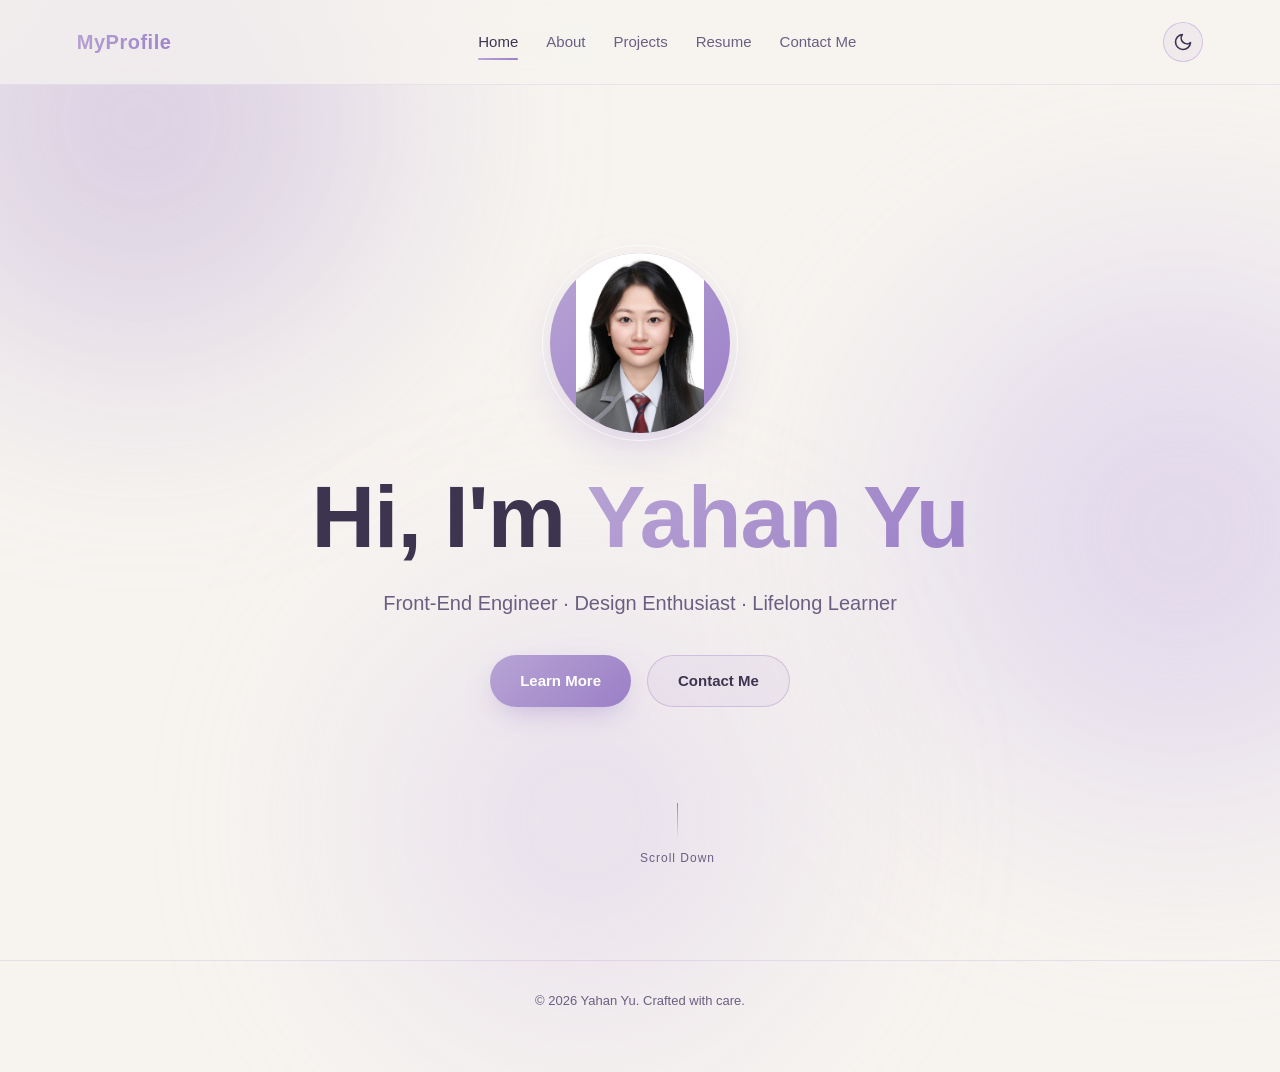
<file: index.html>
<!DOCTYPE html>
<html lang="en">
<head>
  <meta charset="UTF-8" />
  <meta name="viewport" content="width=device-width, initial-scale=1.0" />
  <meta name="description" content="Personal homepage - showcase of profile and skills" />
  <title>My Profile</title>
  <link rel="stylesheet" href="styles.css" />
  <script>
    // Apply theme before paint to avoid flash
    (function () {
      var saved = localStorage.getItem("theme");
      var prefersDark = window.matchMedia(
        "(prefers-color-scheme: dark)"
      ).matches;
      var theme =
        saved === "light" || saved === "dark"
          ? saved
          : prefersDark
          ? "dark"
          : "light";
      if (theme === "dark") {
        document.documentElement.setAttribute("data-theme", "dark");
      }
    })();
  </script>
</head>
<body>
  <!-- Background decorations -->
  <div class="bg-blob blob-1"></div>
  <div class="bg-blob blob-2"></div>
  <div class="bg-blob blob-3"></div>

  <!-- Top navigation -->
  <header class="nav">
    <div class="nav-logo">MyProfile</div>
    <nav class="nav-links">
      <a href="index.html" class="nav-link active">Home</a>
      <a href="about.html" class="nav-link">About</a>
      <a href="projects.html" class="nav-link">Projects</a>
      <a href="resume.html" class="nav-link">Resume</a>
      <a href="contact.html" class="nav-link">Contact Me</a>
    </nav>
    <button id="theme-toggle" class="theme-toggle" aria-label="Toggle dark mode" type="button">
      <svg class="icon-sun" viewBox="0 0 24 24" width="20" height="20" fill="none" stroke="currentColor" stroke-width="2" stroke-linecap="round" stroke-linejoin="round">
        <circle cx="12" cy="12" r="4"></circle>
        <path d="M12 2v2M12 20v2M4.93 4.93l1.41 1.41M17.66 17.66l1.41 1.41M2 12h2M20 12h2M4.93 19.07l1.41-1.41M17.66 6.34l1.41-1.41"></path>
      </svg>
      <svg class="icon-moon" viewBox="0 0 24 24" width="20" height="20" fill="none" stroke="currentColor" stroke-width="2" stroke-linecap="round" stroke-linejoin="round">
        <path d="M21 12.79A9 9 0 1 1 11.21 3 7 7 0 0 0 21 12.79z"></path>
      </svg>
    </button>
  </header>

  <!-- Hero / Home -->
  <section class="hero">
    <div class="hero-content">
      <div class="avatar">
        <img src="avatar.jpg" alt="Yahan Yu" class="avatar-img" />
      </div>
      <h1 class="hero-title">Hi, I'm <span class="gradient-text">Yahan Yu</span></h1>
      <p class="hero-subtitle">Front-End Engineer · Design Enthusiast · Lifelong Learner</p>
      <div class="hero-cta">
        <a href="about.html" class="btn btn-primary">Learn More</a>
        <a href="contact.html" class="btn btn-ghost">Contact Me</a>
      </div>
    </div>
    <div class="scroll-hint">
      <span></span>
      Scroll Down
    </div>
  </section>

  <!-- Footer -->
  <footer class="footer">
    <p>© 2026 Yahan Yu. Crafted with care.</p>
  </footer>

  <script src="script.js?v=3"></script>
</body>
</html>
</file>
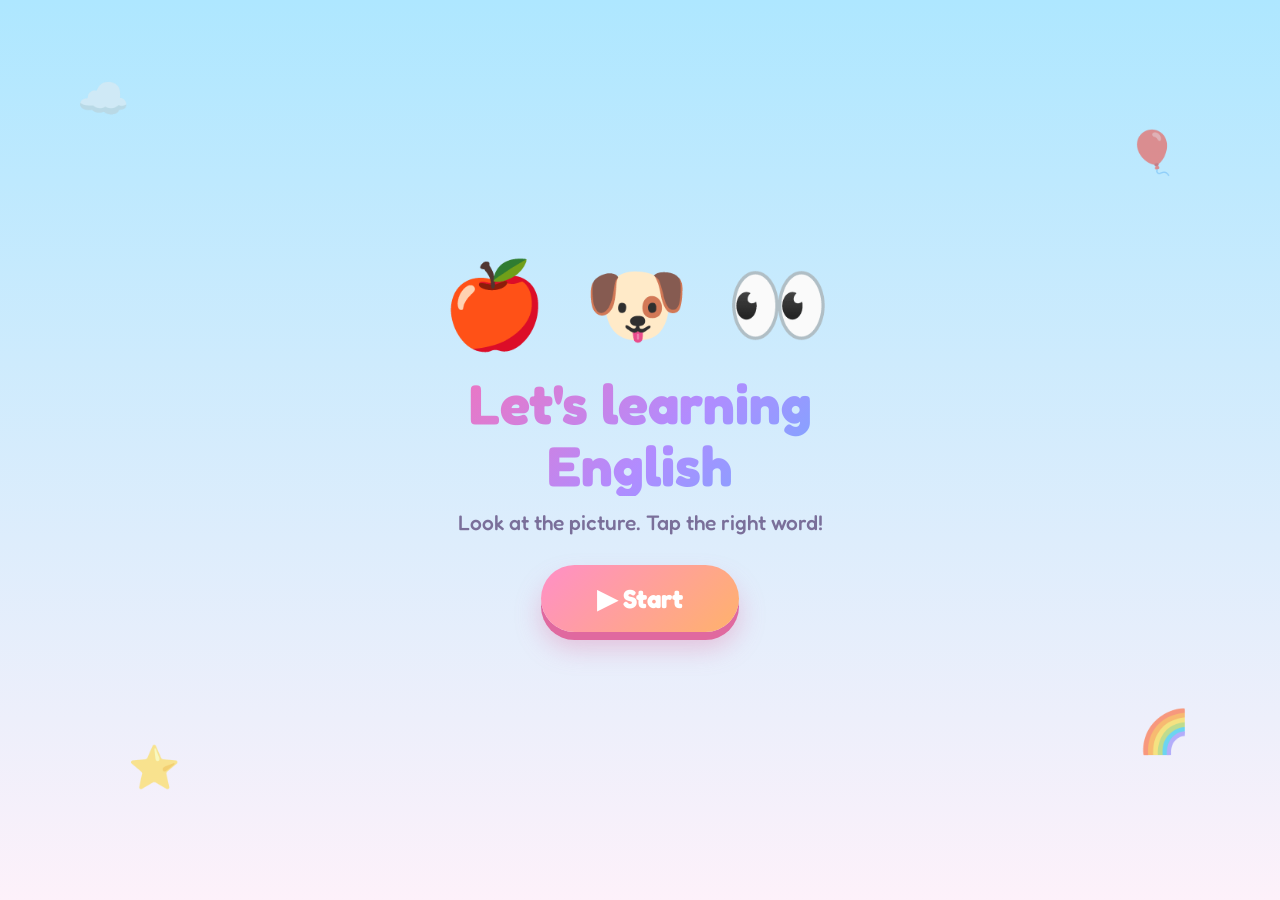
<file: english-app/index.html>
<!DOCTYPE html>
<html lang="en">
<head>
  <meta charset="UTF-8" />
  <meta name="viewport" content="width=device-width, initial-scale=1.0" />
  <title>Let's Learning English</title>
  <link rel="preconnect" href="https://fonts.googleapis.com" />
  <link href="https://fonts.googleapis.com/css2?family=Fredoka:wght@400;500;600;700&display=swap" rel="stylesheet" />
  <style>
    * { margin: 0; padding: 0; box-sizing: border-box; }

    :root {
      --ink: #4a3f6b;
      --pink: #ff8fc7;
      --orange: #ffb26b;
      --green: #3ecf7a;
      --red: #ff5d6c;
    }

    html, body { height: 100%; }

    body {
      font-family: "Fredoka", "Comic Sans MS", "Chalkboard SE", "Segoe UI", sans-serif;
      background: linear-gradient(180deg, #aee7ff 0%, #fdf1fa 100%);
      color: var(--ink);
      min-height: 100vh;
      display: flex;
      align-items: center;
      justify-content: center;
      overflow-x: hidden;
      position: relative;
    }

    /* Floating background decorations */
    .deco {
      position: fixed;
      font-size: 42px;
      opacity: 0.55;
      pointer-events: none;
      user-select: none;
      z-index: 0;
      animation: floaty 6s ease-in-out infinite;
    }
    @keyframes floaty {
      0%, 100% { transform: translateY(0) rotate(-6deg); }
      50%      { transform: translateY(-18px) rotate(6deg); }
    }

    /* Only ONE screen is visible at a time — .hidden wins over everything */
    .hidden { display: none !important; }

    .screen {
      position: relative;
      z-index: 1;
      width: 100%;
      max-width: 560px;
      padding: 32px 20px 48px;
      text-align: center;
      animation: pop-in 0.45s cubic-bezier(0.34, 1.56, 0.64, 1);
    }
    @keyframes pop-in {
      from { opacity: 0; transform: scale(0.85) translateY(24px); }
      to   { opacity: 1; transform: scale(1) translateY(0); }
    }

    .title {
      font-size: clamp(38px, 8vw, 56px);
      font-weight: 700;
      line-height: 1.1;
      background: linear-gradient(135deg, #ff6faf, #b18cff 55%, #5bb8ff);
      -webkit-background-clip: text;
      background-clip: text;
      color: transparent;
      margin-bottom: 14px;
    }

    .subtitle {
      font-size: clamp(17px, 3.5vw, 21px);
      font-weight: 500;
      color: #7a6f9a;
    }

    /* ---------- Big bouncy candy button ---------- */
    .btn-start {
      margin-top: 30px;
      font-family: inherit;
      font-size: 26px;
      font-weight: 700;
      color: #fff;
      background: linear-gradient(135deg, var(--pink), var(--orange));
      border: none;
      border-radius: 100px;
      padding: 18px 56px;
      cursor: pointer;
      box-shadow: 0 8px 0 #e0699f, 0 16px 26px rgba(224, 105, 159, 0.35);
      transition: transform 0.15s ease, box-shadow 0.15s ease;
      animation: bounce 1.8s ease-in-out infinite;
    }
    .btn-start:hover {
      animation: none;
      transform: translateY(-4px) scale(1.05);
    }
    .btn-start:active {
      animation: none;
      transform: translateY(4px);
      box-shadow: 0 3px 0 #e0699f, 0 8px 14px rgba(224, 105, 159, 0.3);
    }
    @keyframes bounce {
      0%, 100% { transform: translateY(0); }
      50%      { transform: translateY(-8px); }
    }

    /* ---------- Home ---------- */
    .home-mascot {
      font-size: clamp(56px, 12vw, 84px);
      letter-spacing: 8px;
      margin-bottom: 18px;
      animation: floaty 4s ease-in-out infinite;
    }

    /* ---------- Quiz ---------- */
    .quiz-card {
      background: #fff;
      border: 5px dashed var(--orange);
      border-radius: 30px;
      padding: 18px;
      display: inline-block;
      box-shadow: 0 14px 34px rgba(74, 63, 107, 0.15);
    }
    .quiz-img {
      display: block;
      width: min(300px, 68vw);
      aspect-ratio: 1 / 1;
      object-fit: cover;
      border-radius: 20px;
    }
    .quiz-prompt {
      margin-top: 20px;
      font-size: clamp(20px, 4.5vw, 26px);
      font-weight: 600;
    }

    .options {
      display: grid;
      grid-template-columns: 1fr 1fr;
      gap: 14px;
      margin-top: 22px;
    }
    @media (max-width: 420px) {
      .options { grid-template-columns: 1fr; }
    }

    .option-btn {
      display: flex;
      align-items: center;
      justify-content: center;
      gap: 8px;
      font-family: inherit;
      font-size: clamp(20px, 5vw, 25px);
      font-weight: 600;
      padding: 18px 12px;
      background: #fff;
      color: var(--ink);
      border: 4px solid var(--c, var(--pink));
      border-radius: 22px;
      cursor: pointer;
      box-shadow: 0 6px 0 rgba(74, 63, 107, 0.12);
      transition: transform 0.15s ease, background 0.2s ease, border-color 0.2s ease;
    }
    .option-btn:hover:not(:disabled) { transform: translateY(-3px) scale(1.03); }
    .option-btn:disabled { cursor: default; }

    .option-btn .mark {
      font-size: 1.1em;
      font-weight: 700;
      min-width: 1em;
    }

    .option-btn.correct {
      border-color: var(--green);
      background: #e6fbee;
      animation: cheer 0.5s ease;
    }
    .option-btn.correct .mark { color: var(--green); }

    .option-btn.wrong {
      border-color: var(--red);
      background: #ffecec;
      animation: shake 0.4s ease;
    }
    .option-btn.wrong .mark { color: var(--red); }

    @keyframes shake {
      0%, 100% { transform: translateX(0); }
      25%      { transform: translateX(-7px); }
      50%      { transform: translateX(7px); }
      75%      { transform: translateX(-4px); }
    }
    @keyframes cheer {
      0%   { transform: scale(1); }
      50%  { transform: scale(1.12) rotate(-2deg); }
      100% { transform: scale(1); }
    }

    /* ---------- Victory ---------- */
    .victory-trophy {
      font-size: clamp(72px, 16vw, 110px);
      animation: cheer 1.2s ease infinite;
    }
    .confetti {
      position: fixed;
      inset: 0;
      overflow: hidden;
      pointer-events: none;
      z-index: 2;
    }
    .confetti span {
      position: absolute;
      top: -12%;
      animation: confetti-fall linear forwards;
    }
    @keyframes confetti-fall {
      to { transform: translateY(125vh) rotate(380deg); }
    }
  </style>
</head>
<body>
  <!-- Floating decorations -->
  <span class="deco" style="top:8%;left:6%">☁️</span>
  <span class="deco" style="top:14%;right:8%;animation-delay:-2s">🎈</span>
  <span class="deco" style="bottom:12%;left:10%;animation-delay:-4s">⭐</span>
  <span class="deco" style="bottom:16%;right:7%;animation-delay:-1s">🌈</span>

  <!-- ============ HOME SCREEN ============ -->
  <section id="screen-home" class="screen">
    <div class="home-mascot">🍎 🐶 👀</div>
    <h1 class="title">Let's learning English</h1>
    <p class="subtitle">Look at the picture. Tap the right word!</p>
    <button id="start-btn" class="btn-start" type="button">▶ Start</button>
  </section>

  <!-- ============ QUIZ SCREEN ============ -->
  <section id="screen-quiz" class="screen hidden">
    <div class="quiz-card">
      <img id="quiz-img" class="quiz-img" src="1.jpg" alt="apple" />
    </div>
    <p class="quiz-prompt">What is this? 🤔</p>
    <div id="options" class="options"></div>
  </section>

  <!-- ============ VICTORY SCREEN (hidden until Q3 is answered correctly) ============ -->
  <section id="screen-victory" class="screen hidden">
    <div id="confetti" class="confetti" aria-hidden="true"></div>
    <div class="victory-trophy">🏆</div>
    <h1 class="title">Great Job!</h1>
    <p class="subtitle">You know all the words! 🌟</p>
    <button id="again-btn" class="btn-start" type="button">🔁 Play Again</button>
  </section>

  <script>
    // ============ Quiz data ============
    const QUESTIONS = [
      { img: "1.jpg", word: "apple", options: ["apple", "banana", "pear", "grape"] },
      { img: "2.jpg", word: "dog",   options: ["dog", "cat", "mouse", "bird"] },
      { img: "3.jpg", word: "eye",   options: ["eye", "hand", "foot", "nose"] },
    ];

    // Candy border colors cycled across the four option buttons
    const PALETTE = ["#ff8fc7", "#5bb8ff", "#ffc93d", "#b18cff"];

    let current = 0;

    const screens = {
      home: document.getElementById("screen-home"),
      quiz: document.getElementById("screen-quiz"),
      victory: document.getElementById("screen-victory"),
    };
    const imgEl = document.getElementById("quiz-img");
    const optionsEl = document.getElementById("options");

    // Show exactly one screen; hide all the others.
    function show(name) {
      for (const key in screens) {
        screens[key].classList.toggle("hidden", key !== name);
      }
    }

    function shuffle(arr) {
      for (let i = arr.length - 1; i > 0; i--) {
        const j = Math.floor(Math.random() * (i + 1));
        [arr[i], arr[j]] = [arr[j], arr[i]];
      }
      return arr;
    }

    function renderQuestion() {
      const q = QUESTIONS[current];
      imgEl.src = q.img;
      imgEl.alt = q.word;
      optionsEl.innerHTML = "";
      shuffle([...q.options]).forEach((word, i) => {
        const btn = document.createElement("button");
        btn.type = "button";
        btn.className = "option-btn";
        btn.style.setProperty("--c", PALETTE[i % PALETTE.length]);
        const w = document.createElement("span");
        w.textContent = word;
        const mark = document.createElement("span");
        mark.className = "mark";
        mark.setAttribute("aria-hidden", "true");
        btn.appendChild(w);
        btn.appendChild(mark);
        btn.addEventListener("click", () => pick(btn, word, q));
        optionsEl.appendChild(btn);
      });
    }

    // Wrong pick → red ✗ on that option, options stay on screen.
    // Correct pick → green ✓, then advance (or celebrate after Q3).
    function pick(btn, word, q) {
      const mark = btn.querySelector(".mark");
      if (word === q.word) {
        btn.classList.add("correct");
        mark.textContent = "✓";
        [...optionsEl.children].forEach((b) => (b.disabled = true));
        setTimeout(() => {
          current += 1;
          if (current < QUESTIONS.length) {
            renderQuestion();
          } else {
            show("victory");
            launchConfetti();
          }
        }, 900);
      } else {
        btn.classList.add("wrong");
        mark.textContent = "✗";
        btn.disabled = true;
      }
    }

    function launchConfetti() {
      const wrap = document.getElementById("confetti");
      wrap.innerHTML = "";
      const glyphs = ["🎉", "⭐", "🎊", "🎈", "🌟", "💛", "💜", "💙"];
      for (let i = 0; i < 30; i++) {
        const s = document.createElement("span");
        s.textContent = glyphs[i % glyphs.length];
        s.style.left = Math.random() * 100 + "%";
        s.style.fontSize = 18 + Math.random() * 22 + "px";
        s.style.animationDelay = Math.random() * 0.9 + "s";
        s.style.animationDuration = 2.2 + Math.random() * 1.6 + "s";
        wrap.appendChild(s);
      }
    }

    document.getElementById("start-btn").addEventListener("click", () => {
      current = 0;
      renderQuestion();
      show("quiz");
    });

    document.getElementById("again-btn").addEventListener("click", () => {
      current = 0;
      show("home");
    });

    // Before any interaction: home screen only.
    show("home");
  </script>
</body>
</html>
</file>
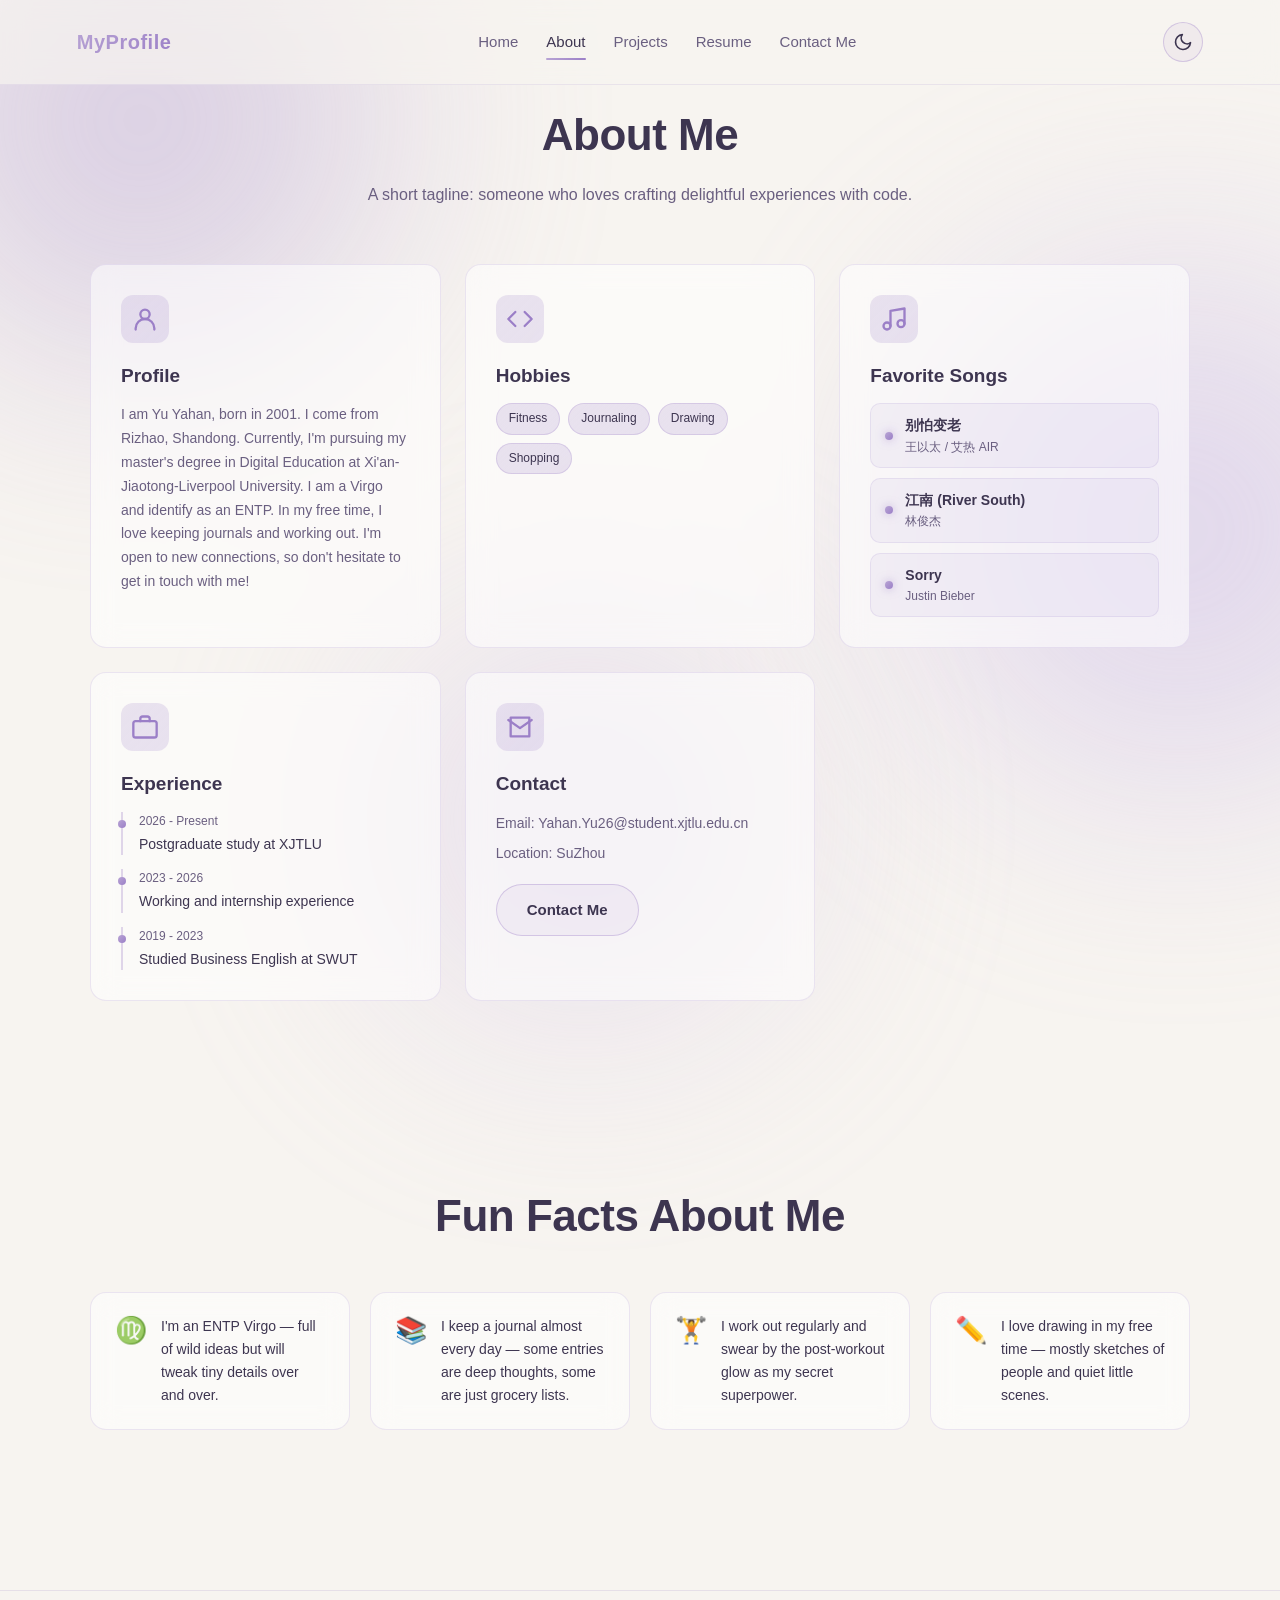
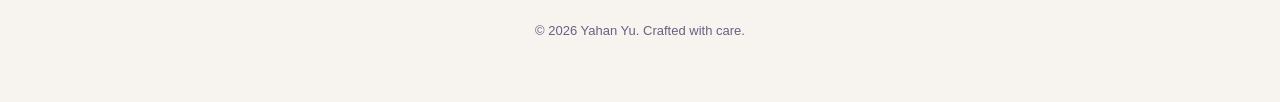
<file: about.html>
<!DOCTYPE html>
<html lang="en">
<head>
  <meta charset="UTF-8" />
  <meta name="viewport" content="width=device-width, initial-scale=1.0" />
  <meta name="description" content="About Yahan Yu - profile, skills, and experience" />
  <title>About - Yahan Yu</title>
  <link rel="stylesheet" href="styles.css" />
  <script>
    // Apply theme before paint to avoid flash
    (function () {
      var saved = localStorage.getItem("theme");
      var prefersDark = window.matchMedia(
        "(prefers-color-scheme: dark)"
      ).matches;
      var theme =
        saved === "light" || saved === "dark"
          ? saved
          : prefersDark
          ? "dark"
          : "light";
      if (theme === "dark") {
        document.documentElement.setAttribute("data-theme", "dark");
      }
    })();
  </script>
</head>
<body>
  <!-- Background decorations -->
  <div class="bg-blob blob-1"></div>
  <div class="bg-blob blob-2"></div>
  <div class="bg-blob blob-3"></div>

  <!-- Top navigation -->
  <header class="nav">
    <div class="nav-logo">MyProfile</div>
    <nav class="nav-links">
      <a href="index.html" class="nav-link">Home</a>
      <a href="about.html" class="nav-link active">About</a>
      <a href="projects.html" class="nav-link">Projects</a>
      <a href="resume.html" class="nav-link">Resume</a>
      <a href="contact.html" class="nav-link">Contact Me</a>
    </nav>
    <button id="theme-toggle" class="theme-toggle" aria-label="Toggle dark mode" type="button">
      <svg class="icon-sun" viewBox="0 0 24 24" width="20" height="20" fill="none" stroke="currentColor" stroke-width="2" stroke-linecap="round" stroke-linejoin="round">
        <circle cx="12" cy="12" r="4"></circle>
        <path d="M12 2v2M12 20v2M4.93 4.93l1.41 1.41M17.66 17.66l1.41 1.41M2 12h2M20 12h2M4.93 19.07l1.41-1.41M17.66 6.34l1.41-1.41"></path>
      </svg>
      <svg class="icon-moon" viewBox="0 0 24 24" width="20" height="20" fill="none" stroke="currentColor" stroke-width="2" stroke-linecap="round" stroke-linejoin="round">
        <path d="M21 12.79A9 9 0 1 1 11.21 3 7 7 0 0 0 21 12.79z"></path>
      </svg>
    </button>
  </header>

  <!-- About -->
  <section id="about" class="about">
    <div class="section-inner">
      <h2 class="section-title">About Me</h2>
      <p class="section-lead">A short tagline: someone who loves crafting delightful experiences with code.</p>

      <div class="about-grid">
        <!-- Profile card -->
        <article class="card">
          <div class="card-icon">
            <svg viewBox="0 0 24 24" width="28" height="28" fill="none" stroke="currentColor" stroke-width="2" stroke-linecap="round" stroke-linejoin="round">
              <circle cx="12" cy="8" r="4"></circle>
              <path d="M4 21v-1a8 8 0 0 1 16 0v1"></path>
            </svg>
          </div>
          <h3>Profile</h3>
          <p>I am Yu Yahan, born in 2001. I come from Rizhao, Shandong. Currently, I'm pursuing my master's degree in Digital Education at Xi'an-Jiaotong-Liverpool University. I am a Virgo and identify as an ENTP. In my free time, I love keeping journals and working out. I'm open to new connections, so don't hesitate to get in touch with me!</p>
        </article>

        <!-- Skills card -->
        <article class="card">
          <div class="card-icon">
            <svg viewBox="0 0 24 24" width="28" height="28" fill="none" stroke="currentColor" stroke-width="2" stroke-linecap="round" stroke-linejoin="round">
              <polyline points="16 18 22 12 16 6"></polyline>
              <polyline points="8 6 2 12 8 18"></polyline>
            </svg>
          </div>
          <h3>Hobbies</h3>
          <ul class="skill-list">
            <li><span class="tag">Fitness</span></li>
            <li><span class="tag">Journaling</span></li>
            <li><span class="tag">Drawing</span></li>
            <li><span class="tag">Shopping</span></li>
          </ul>
        </article>

        <!-- Favorite Songs card -->
        <article class="card">
          <div class="card-icon">
            <svg viewBox="0 0 24 24" width="28" height="28" fill="none" stroke="currentColor" stroke-width="2" stroke-linecap="round" stroke-linejoin="round">
              <path d="M9 18V5l12-2v13"></path>
              <circle cx="6" cy="18" r="3"></circle>
              <circle cx="18" cy="16" r="3"></circle>
            </svg>
          </div>
          <h3>Favorite Songs</h3>
          <ul class="songs-list">
            <li>
              <span class="song-bullet"></span>
              <div>
                <div class="song-title"><a href="https://163cn.tv/bf7xUZ7U" target="_blank" rel="noopener">别怕变老</a></div>
                <div class="song-artist">王以太 / 艾热 AIR</div>
              </div>
            </li>
            <li>
              <span class="song-bullet"></span>
              <div>
                <div class="song-title"><a href="https://163cn.tv/bf7x5Jxy" target="_blank" rel="noopener">江南 (River South)</a></div>
                <div class="song-artist">林俊杰</div>
              </div>
            </li>
            <li>
              <span class="song-bullet"></span>
              <div>
                <div class="song-title"><a href="https://163cn.tv/bf7xWxbG" target="_blank" rel="noopener">Sorry</a></div>
                <div class="song-artist">Justin Bieber</div>
              </div>
            </li>
          </ul>
        </article>

        <!-- Experience card -->
        <article class="card">
          <div class="card-icon">
            <svg viewBox="0 0 24 24" width="28" height="28" fill="none" stroke="currentColor" stroke-width="2" stroke-linecap="round" stroke-linejoin="round">
              <rect x="2" y="7" width="20" height="14" rx="2"></rect>
              <path d="M16 7V5a2 2 0 0 0-2-2H10a2 2 0 0 0-2 2v2"></path>
            </svg>
          </div>
          <h3>Experience</h3>
          <ul class="timeline">
            <li>
              <div class="timeline-time">2026 - Present</div>
              <div class="timeline-title">Postgraduate study at XJTLU</div>
            </li>
            <li>
              <div class="timeline-time">2023 - 2026</div>
              <div class="timeline-title">Working and internship experience</div>
            </li>
            <li>
              <div class="timeline-time">2019 - 2023</div>
              <div class="timeline-title">Studied Business English at SWUT</div>
            </li>
          </ul>
        </article>

        <!-- Contact card -->
        <article class="card">
          <div class="card-icon">
            <svg viewBox="0 0 24 24" width="28" height="28" fill="none" stroke="currentColor" stroke-width="2" stroke-linecap="round" stroke-linejoin="round">
              <path d="M4 4h16v16H4z"></path>
              <path d="M22 6l-10 7L2 6"></path>
            </svg>
          </div>
          <h3>Contact</h3>
          <ul class="contact-list">
            <li>Email: Yahan.Yu26@student.xjtlu.edu.cn</li>
            <li>Location: SuZhou</li>
          </ul>

          <a href="contact.html" class="btn btn-ghost contact-cta">Contact Me</a>
        </article>
      </div>
    </div>
  </section>

  <!-- Fun Facts About Me -->
  <section class="fun-facts">
    <div class="section-inner">
      <h2 class="section-title">Fun Facts About Me</h2>
      <div class="facts-grid">
        <div class="fact">
          <span class="fact-icon">♍</span>
          <p>I'm an ENTP Virgo — full of wild ideas but will tweak tiny details over and over.</p>
        </div>
        <div class="fact">
          <span class="fact-icon">📚</span>
          <p>I keep a journal almost every day — some entries are deep thoughts, some are just grocery lists.</p>
        </div>
        <div class="fact">
          <span class="fact-icon">🏋️</span>
          <p>I work out regularly and swear by the post-workout glow as my secret superpower.</p>
        </div>
        <div class="fact">
          <span class="fact-icon">✏️</span>
          <p>I love drawing in my free time — mostly sketches of people and quiet little scenes.</p>
        </div>
      </div>
    </div>
  </section>

  <!-- Footer -->
  <footer class="footer">
    <p>© 2026 Yahan Yu. Crafted with care.</p>
  </footer>

  <script src="script.js?v=3"></script>
</body>
</html>
</file>
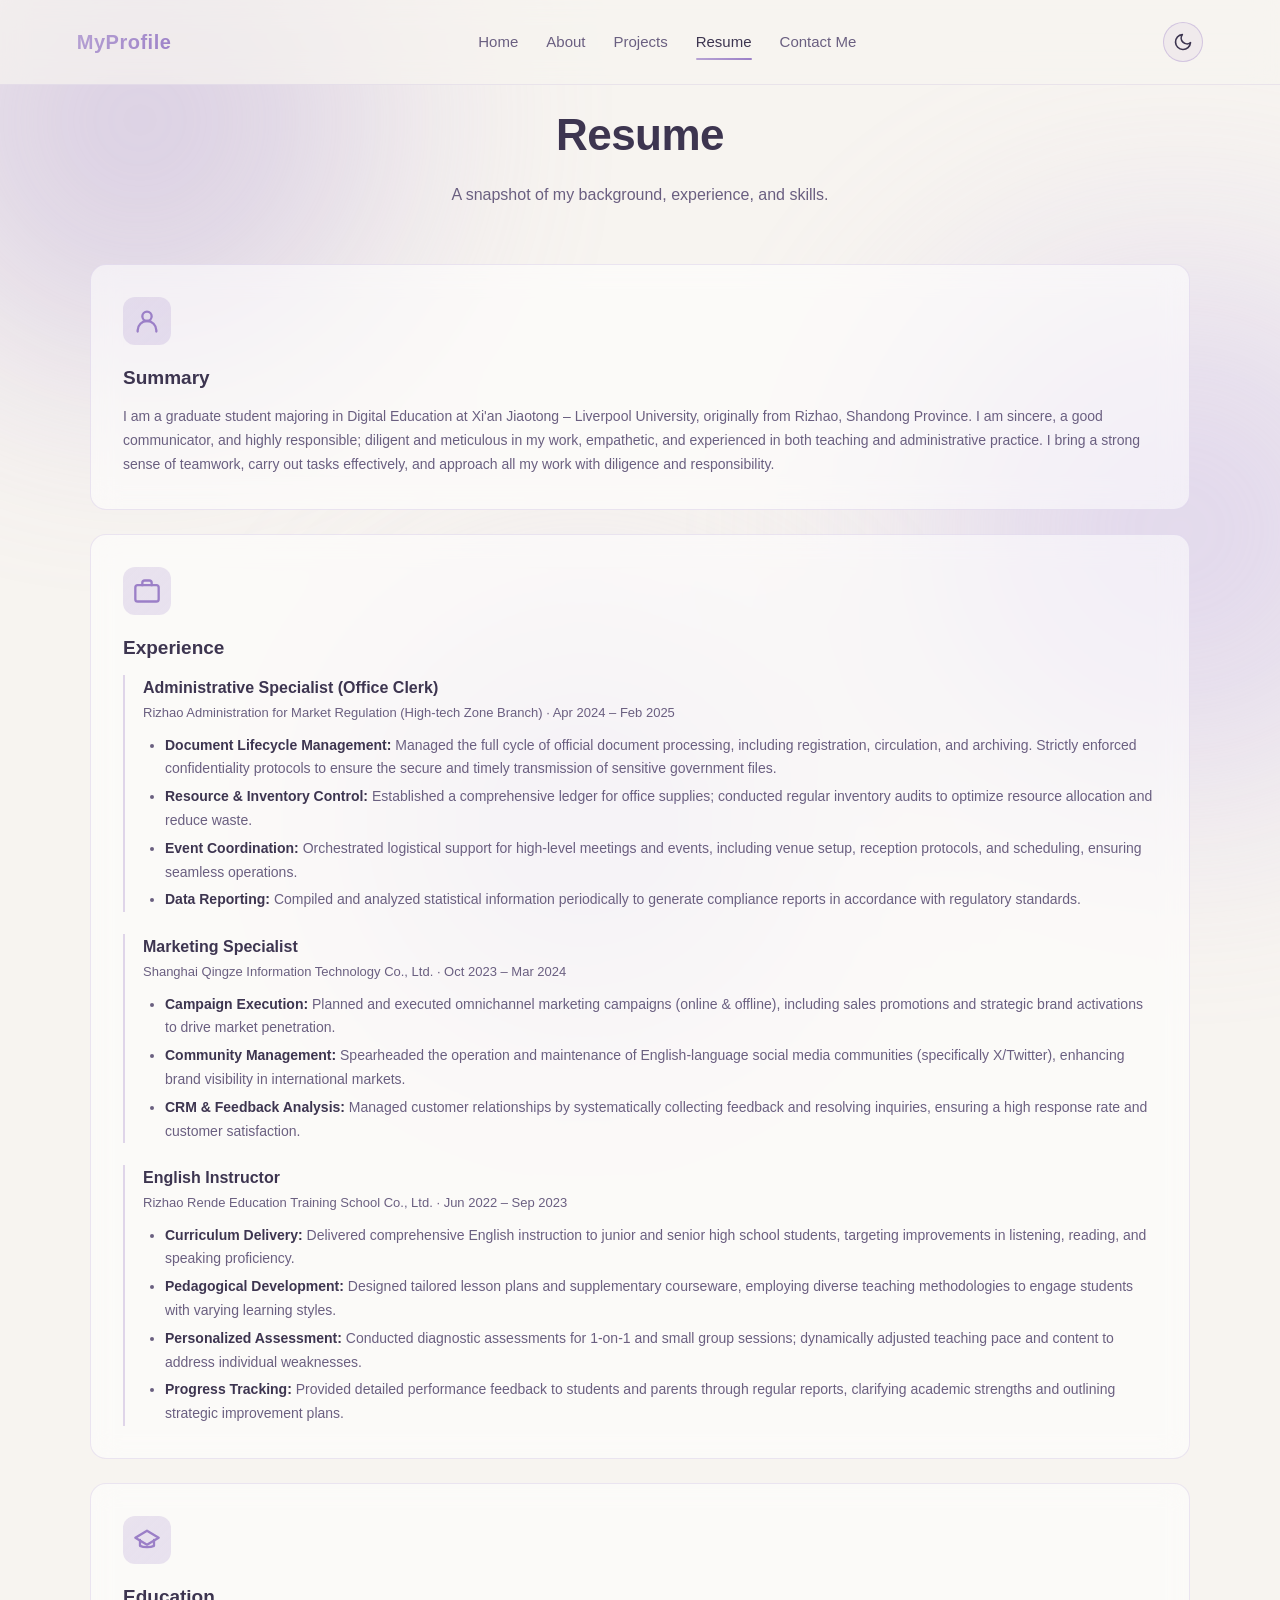
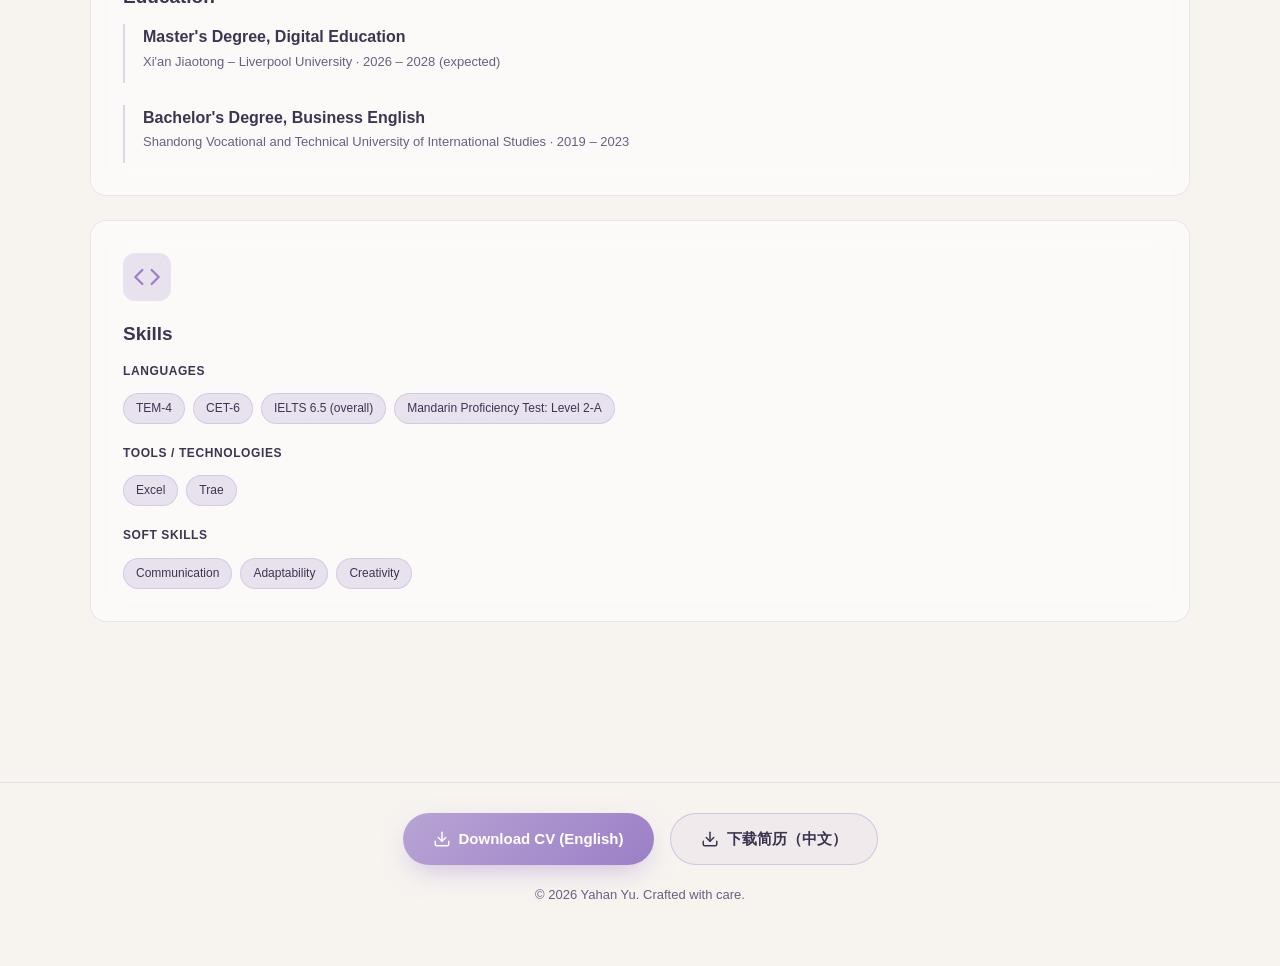
<file: resume.html>
<!DOCTYPE html>
<html lang="en">
<head>
  <meta charset="UTF-8" />
  <meta name="viewport" content="width=device-width, initial-scale=1.0" />
  <meta name="description" content="Resume - Yahan Yu's background, experience, education, and skills" />
  <title>Resume - Yahan Yu</title>
  <link rel="stylesheet" href="styles.css" />
  <script>
    // Apply theme before paint to avoid flash
    (function () {
      var saved = localStorage.getItem("theme");
      var prefersDark = window.matchMedia(
        "(prefers-color-scheme: dark)"
      ).matches;
      var theme =
        saved === "light" || saved === "dark"
          ? saved
          : prefersDark
          ? "dark"
          : "light";
      if (theme === "dark") {
        document.documentElement.setAttribute("data-theme", "dark");
      }
    })();
  </script>
</head>
<body>
  <!-- Background decorations -->
  <div class="bg-blob blob-1"></div>
  <div class="bg-blob blob-2"></div>
  <div class="bg-blob blob-3"></div>

  <!-- Top navigation -->
  <header class="nav">
    <div class="nav-logo">MyProfile</div>
    <nav class="nav-links">
      <a href="index.html" class="nav-link">Home</a>
      <a href="about.html" class="nav-link">About</a>
      <a href="projects.html" class="nav-link">Projects</a>
      <a href="resume.html" class="nav-link active">Resume</a>
      <a href="contact.html" class="nav-link">Contact Me</a>
    </nav>
    <button id="theme-toggle" class="theme-toggle" aria-label="Toggle dark mode" type="button">
      <svg class="icon-sun" viewBox="0 0 24 24" width="20" height="20" fill="none" stroke="currentColor" stroke-width="2" stroke-linecap="round" stroke-linejoin="round">
        <circle cx="12" cy="12" r="4"></circle>
        <path d="M12 2v2M12 20v2M4.93 4.93l1.41 1.41M17.66 17.66l1.41 1.41M2 12h2M20 12h2M4.93 19.07l1.41-1.41M17.66 6.34l1.41-1.41"></path>
      </svg>
      <svg class="icon-moon" viewBox="0 0 24 24" width="20" height="20" fill="none" stroke="currentColor" stroke-width="2" stroke-linecap="round" stroke-linejoin="round">
        <path d="M21 12.79A9 9 0 1 1 11.21 3 7 7 0 0 0 21 12.79z"></path>
      </svg>
    </button>
  </header>

  <!-- Resume -->
  <section id="resume" class="resume">
    <div class="section-inner">
      <h2 class="section-title">Resume</h2>
      <p class="section-lead">A snapshot of my background, experience, and skills.</p>

      <div class="resume-stack">
        <!-- Summary -->
        <article class="card resume-card">
          <div class="card-icon">
            <svg viewBox="0 0 24 24" width="28" height="28" fill="none" stroke="currentColor" stroke-width="2" stroke-linecap="round" stroke-linejoin="round">
              <circle cx="12" cy="8" r="4"></circle>
              <path d="M4 21v-1a8 8 0 0 1 16 0v1"></path>
            </svg>
          </div>
          <h3>Summary</h3>
          <p>I am a graduate student majoring in Digital Education at Xi'an Jiaotong – Liverpool University, originally from Rizhao, Shandong Province. I am sincere, a good communicator, and highly responsible; diligent and meticulous in my work, empathetic, and experienced in both teaching and administrative practice. I bring a strong sense of teamwork, carry out tasks effectively, and approach all my work with diligence and responsibility.</p>
        </article>

        <!-- Experience -->
        <article class="card resume-card">
          <div class="card-icon">
            <svg viewBox="0 0 24 24" width="28" height="28" fill="none" stroke="currentColor" stroke-width="2" stroke-linecap="round" stroke-linejoin="round">
              <rect x="2" y="7" width="20" height="14" rx="2"></rect>
              <path d="M16 7V5a2 2 0 0 0-2-2H10a2 2 0 0 0-2 2v2"></path>
            </svg>
          </div>
          <h3>Experience</h3>
          <div class="resume-entries">
            <div class="resume-entry">
              <div class="resume-meta">
                <h4 class="resume-role">Administrative Specialist (Office Clerk)</h4>
                <div class="resume-org">Rizhao Administration for Market Regulation (High-tech Zone Branch) &middot; Apr 2024 &ndash; Feb 2025</div>
              </div>
              <ul class="resume-bullets">
                <li><strong>Document Lifecycle Management:</strong> Managed the full cycle of official document processing, including registration, circulation, and archiving. Strictly enforced confidentiality protocols to ensure the secure and timely transmission of sensitive government files.</li>
                <li><strong>Resource &amp; Inventory Control:</strong> Established a comprehensive ledger for office supplies; conducted regular inventory audits to optimize resource allocation and reduce waste.</li>
                <li><strong>Event Coordination:</strong> Orchestrated logistical support for high-level meetings and events, including venue setup, reception protocols, and scheduling, ensuring seamless operations.</li>
                <li><strong>Data Reporting:</strong> Compiled and analyzed statistical information periodically to generate compliance reports in accordance with regulatory standards.</li>
              </ul>
            </div>
            <div class="resume-entry">
              <div class="resume-meta">
                <h4 class="resume-role">Marketing Specialist</h4>
                <div class="resume-org">Shanghai Qingze Information Technology Co., Ltd. &middot; Oct 2023 &ndash; Mar 2024</div>
              </div>
              <ul class="resume-bullets">
                <li><strong>Campaign Execution:</strong> Planned and executed omnichannel marketing campaigns (online &amp; offline), including sales promotions and strategic brand activations to drive market penetration.</li>
                <li><strong>Community Management:</strong> Spearheaded the operation and maintenance of English-language social media communities (specifically X/Twitter), enhancing brand visibility in international markets.</li>
                <li><strong>CRM &amp; Feedback Analysis:</strong> Managed customer relationships by systematically collecting feedback and resolving inquiries, ensuring a high response rate and customer satisfaction.</li>
              </ul>
            </div>
            <div class="resume-entry">
              <div class="resume-meta">
                <h4 class="resume-role">English Instructor</h4>
                <div class="resume-org">Rizhao Rende Education Training School Co., Ltd. &middot; Jun 2022 &ndash; Sep 2023</div>
              </div>
              <ul class="resume-bullets">
                <li><strong>Curriculum Delivery:</strong> Delivered comprehensive English instruction to junior and senior high school students, targeting improvements in listening, reading, and speaking proficiency.</li>
                <li><strong>Pedagogical Development:</strong> Designed tailored lesson plans and supplementary courseware, employing diverse teaching methodologies to engage students with varying learning styles.</li>
                <li><strong>Personalized Assessment:</strong> Conducted diagnostic assessments for 1-on-1 and small group sessions; dynamically adjusted teaching pace and content to address individual weaknesses.</li>
                <li><strong>Progress Tracking:</strong> Provided detailed performance feedback to students and parents through regular reports, clarifying academic strengths and outlining strategic improvement plans.</li>
              </ul>
            </div>
          </div>
        </article>

        <!-- Education -->
        <article class="card resume-card">
          <div class="card-icon">
            <svg viewBox="0 0 24 24" width="28" height="28" fill="none" stroke="currentColor" stroke-width="2" stroke-linecap="round" stroke-linejoin="round">
              <path d="M22 10L12 4 2 10l10 6 10-6z"></path>
              <path d="M6 12v5c3 1.5 9 1.5 12 0v-5"></path>
            </svg>
          </div>
          <h3>Education</h3>
          <div class="resume-entries">
            <div class="resume-entry">
              <div class="resume-meta">
                <h4 class="resume-role">Master's Degree, Digital Education</h4>
                <div class="resume-org">Xi'an Jiaotong – Liverpool University &middot; 2026 &ndash; 2028 (expected)</div>
              </div>
            </div>
            <div class="resume-entry">
              <div class="resume-meta">
                <h4 class="resume-role">Bachelor's Degree, Business English</h4>
                <div class="resume-org">Shandong Vocational and Technical University of International Studies &middot; 2019 &ndash; 2023</div>
              </div>
            </div>
          </div>
        </article>

        <!-- Skills -->
        <article class="card resume-card">
          <div class="card-icon">
            <svg viewBox="0 0 24 24" width="28" height="28" fill="none" stroke="currentColor" stroke-width="2" stroke-linecap="round" stroke-linejoin="round">
              <polyline points="16 18 22 12 16 6"></polyline>
              <polyline points="8 6 2 12 8 18"></polyline>
            </svg>
          </div>
          <h3>Skills</h3>
          <div class="resume-skill-group">
            <h4 class="resume-skill-label">Languages</h4>
            <ul class="skill-list">
              <li><span class="tag">TEM-4</span></li>
              <li><span class="tag">CET-6</span></li>
              <li><span class="tag">IELTS 6.5 (overall)</span></li>
              <li><span class="tag">Mandarin Proficiency Test: Level 2-A</span></li>
            </ul>
          </div>
          <div class="resume-skill-group">
            <h4 class="resume-skill-label">Tools / Technologies</h4>
            <ul class="skill-list">
              <li><span class="tag">Excel</span></li>
              <li><span class="tag">Trae</span></li>
            </ul>
          </div>
          <div class="resume-skill-group">
            <h4 class="resume-skill-label">Soft Skills</h4>
            <ul class="skill-list">
              <li><span class="tag">Communication</span></li>
              <li><span class="tag">Adaptability</span></li>
              <li><span class="tag">Creativity</span></li>
            </ul>
          </div>
        </article>
      </div>
    </div>
  </section>

  <!-- Footer -->
  <footer class="footer">
    <div class="resume-downloads">
      <a href="downloads/resume-en.pdf" class="btn btn-primary" download>
        <svg viewBox="0 0 24 24" width="18" height="18" fill="none" stroke="currentColor" stroke-width="2" stroke-linecap="round" stroke-linejoin="round" aria-hidden="true">
          <path d="M21 15v4a2 2 0 0 1-2 2H5a2 2 0 0 1-2-2v-4"></path>
          <polyline points="7 10 12 15 17 10"></polyline>
          <line x1="12" y1="15" x2="12" y2="3"></line>
        </svg>
        Download CV (English)
      </a>
      <a href="downloads/resume-zh.pdf" class="btn btn-ghost" download>
        <svg viewBox="0 0 24 24" width="18" height="18" fill="none" stroke="currentColor" stroke-width="2" stroke-linecap="round" stroke-linejoin="round" aria-hidden="true">
          <path d="M21 15v4a2 2 0 0 1-2 2H5a2 2 0 0 1-2-2v-4"></path>
          <polyline points="7 10 12 15 17 10"></polyline>
          <line x1="12" y1="15" x2="12" y2="3"></line>
        </svg>
        下载简历（中文）
      </a>
    </div>
    <p>© 2026 Yahan Yu. Crafted with care.</p>
  </footer>

  <script src="script.js?v=3"></script>
</body>
</html>
</file>
<file: styles.css>
/* ============ 基础与变量 ============ */
:root {
  --c-bg: #f7f4f0;
  --c-bg-soft: #efe9f4;
  --c-text: #3d3550;
  --c-text-soft: #6a5f80;
  --c-primary: #9b7fc7;
  --c-secondary: #b8a4d4;
  --c-accent: #c9b8e8;
  --grad-1: linear-gradient(135deg, #b8a4d4 0%, #9b7fc7 100%);
  --grad-2: linear-gradient(135deg, #c9b8e8 0%, #b8a4d4 100%);
  --grad-soft: linear-gradient(135deg, rgba(184, 164, 212, 0.28) 0%, rgba(155, 127, 199, 0.2) 100%);
  --nav-bg: rgba(247, 244, 240, 0.7);
  --nav-bg-scrolled: rgba(247, 244, 240, 0.9);
  --nav-border: rgba(155, 127, 199, 0.15);
  --card-bg: rgba(255, 255, 255, 0.55);
  --card-border: rgba(155, 127, 199, 0.18);
  --avatar-ring: rgba(255, 255, 255, 0.6);
  --footer-border: rgba(155, 127, 199, 0.18);
  --btn-ghost-bg: rgba(184, 164, 212, 0.12);
  --btn-ghost-border: rgba(155, 127, 199, 0.35);
  --blob-1: #b8a4d4;
  --blob-2: #c9b8e8;
  --blob-3: #d4c5e8;
  --radius-lg: 24px;
  --radius-md: 16px;
  --radius-sm: 10px;
  --shadow-glow: 0 18px 50px -12px rgba(155, 127, 199, 0.4);
  --shadow-card: 0 12px 40px -16px rgba(61, 53, 80, 0.18);
  --transition: 0.4s cubic-bezier(0.4, 0, 0.2, 1);
}

[data-theme="dark"] {
  --c-bg: #14121f;
  --c-bg-soft: #1f1b2e;
  --c-text: #f0ebf7;
  --c-text-soft: #b8aec9;
  --c-primary: #b8a4d4;
  --c-secondary: #9b7fc7;
  --c-accent: #c9b8e8;
  --grad-1: linear-gradient(135deg, #9b7fc7 0%, #b8a4d4 100%);
  --grad-2: linear-gradient(135deg, #b8a4d4 0%, #c9b8e8 100%);
  --grad-soft: linear-gradient(135deg, rgba(155, 127, 199, 0.28) 0%, rgba(184, 164, 212, 0.2) 100%);
  --nav-bg: rgba(20, 18, 31, 0.7);
  --nav-bg-scrolled: rgba(20, 18, 31, 0.9);
  --nav-border: rgba(184, 164, 212, 0.18);
  --card-bg: rgba(31, 27, 46, 0.6);
  --card-border: rgba(184, 164, 212, 0.2);
  --avatar-ring: rgba(255, 255, 255, 0.25);
  --footer-border: rgba(184, 164, 212, 0.18);
  --btn-ghost-bg: rgba(184, 164, 212, 0.1);
  --btn-ghost-border: rgba(184, 164, 212, 0.4);
  --blob-1: #9b7fc7;
  --blob-2: #b8a4d4;
  --blob-3: #7c5cff;
  --shadow-glow: 0 18px 50px -12px rgba(155, 127, 199, 0.55);
  --shadow-card: 0 12px 40px -16px rgba(0, 0, 0, 0.5);
}

* {
  margin: 0;
  padding: 0;
  box-sizing: border-box;
}

html {
  scroll-behavior: smooth;
}

body {
  font-family: -apple-system, BlinkMacSystemFont, "Segoe UI", "PingFang SC",
    "Hiragino Sans GB", "Microsoft YaHei", sans-serif;
  background: var(--c-bg);
  color: var(--c-text);
  line-height: 1.6;
  overflow-x: hidden;
  position: relative;
  min-height: 100vh;
}

a {
  color: inherit;
  text-decoration: none;
}

ul {
  list-style: none;
}

/* ============ 背景装饰光斑 ============ */
.bg-blob {
  position: fixed;
  border-radius: 50%;
  filter: blur(120px);
  opacity: 0.45;
  z-index: 0;
  pointer-events: none;
  animation: floatBlob 18s ease-in-out infinite;
}

.blob-1 {
  width: 480px;
  height: 480px;
  background: var(--blob-1);
  top: -120px;
  left: -100px;
}

.blob-2 {
  width: 520px;
  height: 520px;
  background: var(--blob-2);
  top: 30%;
  right: -160px;
  animation-delay: -6s;
}

.blob-3 {
  width: 400px;
  height: 400px;
  background: var(--blob-3);
  bottom: -120px;
  left: 30%;
  animation-delay: -12s;
}

@keyframes floatBlob {
  0%, 100% { transform: translate(0, 0) scale(1); }
  33% { transform: translate(30px, -40px) scale(1.05); }
  66% { transform: translate(-20px, 30px) scale(0.95); }
}

/* ============ 顶部导航 ============ */
.nav {
  position: fixed;
  top: 0;
  left: 0;
  right: 0;
  z-index: 100;
  display: flex;
  align-items: center;
  justify-content: space-between;
  padding: 22px 6vw;
  backdrop-filter: blur(14px);
  -webkit-backdrop-filter: blur(14px);
  background: var(--nav-bg);
  border-bottom: 1px solid var(--nav-border);
  transition: padding var(--transition), background var(--transition);
}

.nav.scrolled {
  padding: 14px 6vw;
  background: var(--nav-bg-scrolled);
}

.nav-logo {
  font-weight: 700;
  font-size: 20px;
  letter-spacing: 0.5px;
  background: var(--grad-1);
  -webkit-background-clip: text;
  background-clip: text;
  color: transparent;
}

.nav-links {
  display: flex;
  gap: 28px;
}

.nav-link {
  position: relative;
  font-size: 15px;
  color: var(--c-text-soft);
  transition: color var(--transition);
  padding: 6px 0;
}

.nav-link::after {
  content: "";
  position: absolute;
  bottom: 0;
  left: 0;
  width: 0;
  height: 2px;
  background: var(--grad-1);
  border-radius: 2px;
  transition: width var(--transition);
}

.nav-link:hover,
.nav-link.active {
  color: var(--c-text);
}

.nav-link:hover::after,
.nav-link.active::after {
  width: 100%;
}

/* Theme toggle button */
.theme-toggle {
  display: inline-flex;
  align-items: center;
  justify-content: center;
  width: 40px;
  height: 40px;
  border-radius: 50%;
  background: var(--btn-ghost-bg);
  border: 1px solid var(--btn-ghost-border);
  color: var(--c-text);
  cursor: pointer;
  transition: background var(--transition), transform var(--transition),
    border-color var(--transition);
  position: relative;
}

.theme-toggle:hover {
  background: rgba(184, 164, 212, 0.28);
  transform: rotate(15deg);
}

.theme-toggle svg {
  position: absolute;
  transition: opacity var(--transition), transform var(--transition);
}

/* Light theme (default): show moon (to switch to dark) */
.theme-toggle .icon-sun {
  opacity: 0;
  transform: scale(0.5) rotate(-90deg);
}

.theme-toggle .icon-moon {
  opacity: 1;
  transform: scale(1) rotate(0);
}

/* Dark theme: show sun (to switch to light) */
[data-theme="dark"] .theme-toggle .icon-sun {
  opacity: 1;
  transform: scale(1) rotate(0);
}

[data-theme="dark"] .theme-toggle .icon-moon {
  opacity: 0;
  transform: scale(0.5) rotate(90deg);
}

/* Smooth theme transition for the whole page */
body,
.nav,
.card,
.footer,
.blob-1,
.blob-2,
.blob-3,
.theme-toggle,
.btn-ghost {
  transition-property: background, color, border-color, box-shadow, padding;
  transition-duration: 0.4s;
  transition-timing-function: cubic-bezier(0.4, 0, 0.2, 1);
}

/* ============ Hero 首页 ============ */
.hero {
  position: relative;
  z-index: 1;
  min-height: 100vh;
  display: flex;
  flex-direction: column;
  align-items: center;
  justify-content: center;
  text-align: center;
  padding: 140px 6vw 80px;
}

.hero-content {
  max-width: 820px;
  animation: fadeUp 1s ease both;
}

.avatar {
  width: 180px;
  height: 180px;
  margin: 0 auto 36px;
  border-radius: 50%;
  background: var(--grad-1);
  display: flex;
  align-items: center;
  justify-content: center;
  box-shadow: var(--shadow-glow);
  position: relative;
}

.avatar::before {
  content: "";
  position: absolute;
  inset: -8px;
  border-radius: 50%;
  border: 1px solid var(--avatar-ring);
  animation: spinSlow 12s linear infinite;
}

.avatar-text {
  font-size: 72px;
  font-weight: 700;
  color: #fff;
}

.avatar-img {
  width: 100%;
  height: 100%;
  border-radius: 50%;
  object-fit: contain;
  display: block;
}

@keyframes spinSlow {
  to { transform: rotate(360deg); }
}

.hero-title {
  font-size: clamp(44px, 7.5vw, 88px);
  font-weight: 700;
  line-height: 1.08;
  margin-bottom: 22px;
  letter-spacing: -1px;
}

.gradient-text {
  background: var(--grad-1);
  -webkit-background-clip: text;
  background-clip: text;
  color: transparent;
}

.hero-subtitle {
  font-size: clamp(15px, 2vw, 20px);
  color: var(--c-text-soft);
  margin-bottom: 36px;
}

.hero-cta {
  display: flex;
  gap: 16px;
  justify-content: center;
  flex-wrap: wrap;
}

.btn {
  display: inline-flex;
  align-items: center;
  justify-content: center;
  padding: 13px 30px;
  border-radius: 100px;
  font-size: 15px;
  font-weight: 600;
  transition: all var(--transition);
  cursor: pointer;
  border: none;
}

.btn-primary {
  background: var(--grad-1);
  color: #fff;
  box-shadow: 0 10px 30px -10px rgba(155, 127, 199, 0.6);
}

.btn-primary:hover {
  transform: translateY(-3px);
  box-shadow: 0 16px 40px -10px rgba(155, 127, 199, 0.75);
}

.btn-ghost {
  background: var(--btn-ghost-bg);
  color: var(--c-text);
  border: 1px solid var(--btn-ghost-border);
}

.btn-ghost:hover {
  background: rgba(184, 164, 212, 0.22);
  transform: translateY(-3px);
}

.scroll-hint {
  position: absolute;
  bottom: 32px;
  left: 50%;
  transform: translateX(-50%);
  font-size: 12px;
  color: var(--c-text-soft);
  letter-spacing: 1px;
  display: flex;
  flex-direction: column;
  align-items: center;
  gap: 10px;
  animation: fadeUp 1.4s 0.4s ease both;
}

.scroll-hint span {
  width: 1px;
  height: 36px;
  background: linear-gradient(to bottom, var(--c-primary), transparent);
  animation: scrollPulse 2s ease-in-out infinite;
}

@keyframes scrollPulse {
  0%, 100% { opacity: 0.3; transform: scaleY(0.6); }
  50% { opacity: 1; transform: scaleY(1); }
}

@keyframes fadeUp {
  from { opacity: 0; transform: translateY(24px); }
  to { opacity: 1; transform: translateY(0); }
}

/* ============ About 关于我 ============ */
.about {
  position: relative;
  z-index: 1;
  padding: 100px 6vw;
}

.section-inner {
  max-width: 1100px;
  margin: 0 auto;
}

.section-title {
  font-size: clamp(28px, 4vw, 44px);
  font-weight: 700;
  text-align: center;
  margin-bottom: 12px;
  letter-spacing: -0.5px;
}

.section-lead {
  text-align: center;
  color: var(--c-text-soft);
  font-size: 16px;
  margin-bottom: 56px;
}

.about-grid {
  display: grid;
  grid-template-columns: repeat(auto-fit, minmax(260px, 1fr));
  gap: 24px;
}

.card {
  background: var(--card-bg);
  backdrop-filter: blur(14px);
  -webkit-backdrop-filter: blur(14px);
  border: 1px solid var(--card-border);
  border-radius: var(--radius-md);
  padding: 30px;
  transition: transform var(--transition), border-color var(--transition),
    box-shadow var(--transition);
  position: relative;
  overflow: hidden;
}

.card::before {
  content: "";
  position: absolute;
  top: 0;
  left: 0;
  right: 0;
  height: 2px;
  background: var(--grad-1);
  opacity: 0;
  transition: opacity var(--transition);
}

.card:hover {
  transform: translateY(-6px);
  border-color: rgba(155, 127, 199, 0.3);
  box-shadow: var(--shadow-card);
}

.card:hover::before {
  opacity: 1;
}

.card-icon {
  width: 48px;
  height: 48px;
  border-radius: 12px;
  background: var(--grad-soft);
  display: flex;
  align-items: center;
  justify-content: center;
  color: var(--c-primary);
  margin-bottom: 18px;
}

.card h3 {
  font-size: 19px;
  margin-bottom: 12px;
  font-weight: 600;
}

.card p {
  color: var(--c-text-soft);
  font-size: 14px;
  line-height: 1.7;
}

/* 技能标签 */
.skill-list {
  display: flex;
  flex-wrap: wrap;
  gap: 8px;
  margin-top: 4px;
}

.tag {
  display: inline-block;
  padding: 5px 12px;
  font-size: 12px;
  border-radius: 100px;
  background: var(--grad-soft);
  color: var(--c-text);
  border: 1px solid rgba(155, 127, 199, 0.25);
  transition: all var(--transition);
}

.tag:hover {
  background: var(--grad-1);
  border-color: transparent;
  transform: translateY(-2px);
}

/* 经历时间线 */
.timeline {
  display: flex;
  flex-direction: column;
  gap: 14px;
  margin-top: 4px;
}

.timeline li {
  padding-left: 16px;
  position: relative;
  border-left: 2px solid rgba(155, 127, 199, 0.3);
}

.timeline li::before {
  content: "";
  position: absolute;
  left: -5px;
  top: 8px;
  width: 8px;
  height: 8px;
  border-radius: 50%;
  background: var(--grad-1);
}

.timeline-time {
  font-size: 12px;
  color: var(--c-text-soft);
  margin-bottom: 2px;
}

.timeline-title {
  font-size: 14px;
  color: var(--c-text);
}

/* 联系列表 */
.contact-list {
  display: flex;
  flex-direction: column;
  gap: 8px;
  margin-top: 4px;
}

.contact-list li {
  font-size: 14px;
  color: var(--c-text-soft);
  transition: color var(--transition);
}

.contact-list li:hover {
  color: var(--c-text);
}

/* Contact form (Name / Email / Message) */
.contact-form {
  display: flex;
  flex-direction: column;
  gap: 6px;
  margin-top: 18px;
}

.contact-form label {
  font-size: 13px;
  font-weight: 600;
  color: var(--c-text);
}

.contact-form input,
.contact-form textarea {
  width: 100%;
  padding: 10px 14px;
  border-radius: var(--radius-sm);
  border: 1px solid var(--card-border);
  background: var(--card-bg);
  color: var(--c-text);
  font-family: inherit;
  font-size: 14px;
  outline: none;
  transition: border-color var(--transition), box-shadow var(--transition);
}

.contact-form textarea {
  min-height: 90px;
  resize: vertical;
}

.contact-form input::placeholder,
.contact-form textarea::placeholder {
  color: var(--c-text-soft);
}

.contact-form input:focus,
.contact-form textarea:focus {
  border-color: var(--c-primary);
  box-shadow: 0 0 0 3px rgba(155, 127, 199, 0.2);
}

.contact-send-btn {
  margin-top: 6px;
  padding: 11px 22px;
  border-radius: 100px;
  border: none;
  background: var(--grad-1);
  color: #fff;
  font-family: inherit;
  font-size: 14px;
  font-weight: 600;
  cursor: pointer;
  transition: all var(--transition);
  box-shadow: 0 8px 22px -8px rgba(155, 127, 199, 0.6);
}

.contact-send-btn:hover {
  transform: translateY(-2px);
  box-shadow: 0 12px 28px -8px rgba(155, 127, 199, 0.75);
}

/* "Contact Me" button below the contact list on the About page */
.contact-cta {
  margin-top: 20px;
}

/* Contact form submission feedback */
.contact-status {
  margin-top: 12px;
  font-size: 14px;
  color: var(--c-text-soft);
}

.contact-status.is-loading {
  color: var(--c-primary);
}

.contact-status.is-success {
  color: #2f9e6d;
}

.contact-status.is-error {
  color: #c0405a;
}

[data-theme="dark"] .contact-status.is-success {
  color: #6fdcab;
}

[data-theme="dark"] .contact-status.is-error {
  color: #f08aa0;
}

/* ============ Favorite Songs (in About grid) ============ */
.songs-list {
  display: flex;
  flex-direction: column;
  gap: 10px;
  margin-top: 4px;
}

.songs-list li {
  display: flex;
  align-items: center;
  gap: 12px;
  padding: 10px 14px;
  background: rgba(155, 127, 199, 0.08);
  border: 1px solid rgba(155, 127, 199, 0.15);
  border-radius: var(--radius-sm);
  transition: transform var(--transition), border-color var(--transition);
}

.songs-list li:hover {
  transform: translateX(6px);
  border-color: rgba(155, 127, 199, 0.4);
}

.song-bullet {
  width: 8px;
  height: 8px;
  border-radius: 50%;
  background: var(--grad-1);
  flex-shrink: 0;
  box-shadow: 0 0 10px rgba(155, 127, 199, 0.6);
}

.song-title {
  font-size: 14px;
  font-weight: 600;
  color: var(--c-text);
}

.song-title a {
  color: inherit;
  text-decoration: none;
  transition: color var(--transition);
}

.song-title a:hover {
  background: var(--grad-1);
  -webkit-background-clip: text;
  background-clip: text;
  color: transparent;
}

.song-artist {
  font-size: 12px;
  color: var(--c-text-soft);
  margin-top: 1px;
}

/* ============ Fun Facts About Me ============ */
.fun-facts {
  position: relative;
  z-index: 1;
  padding: 80px 6vw 100px;
}

.facts-grid {
  display: grid;
  grid-template-columns: repeat(auto-fit, minmax(240px, 1fr));
  gap: 20px;
  margin-top: 40px;
}

.fact {
  display: flex;
  gap: 14px;
  align-items: flex-start;
  padding: 22px 24px;
  background: var(--card-bg);
  backdrop-filter: blur(14px);
  -webkit-backdrop-filter: blur(14px);
  border: 1px solid var(--card-border);
  border-radius: var(--radius-md);
  transition: transform var(--transition), border-color var(--transition),
    box-shadow var(--transition);
}

.fact:hover {
  transform: translateY(-4px);
  border-color: rgba(155, 127, 199, 0.4);
  box-shadow: var(--shadow-card);
}

.fact-icon {
  font-size: 26px;
  flex-shrink: 0;
  line-height: 1;
  margin-top: 2px;
}

.fact p {
  font-size: 14px;
  line-height: 1.65;
  color: var(--c-text);
}

/* ============ Resume ============ */
.resume {
  position: relative;
  z-index: 1;
  padding: 100px 6vw;
}

.resume-downloads {
  display: flex;
  gap: 16px;
  justify-content: center;
  flex-wrap: wrap;
  margin: 0 0 20px;
}

.resume-downloads .btn svg {
  margin-right: 8px;
}

.resume-stack {
  display: flex;
  flex-direction: column;
  gap: 24px;
  margin-top: 40px;
}

.resume-stack .card {
  padding: 32px;
}

.resume-entries {
  display: flex;
  flex-direction: column;
  gap: 22px;
}

.resume-entry {
  padding-left: 18px;
  border-left: 2px solid rgba(155, 127, 199, 0.3);
}

.resume-meta {
  margin-bottom: 10px;
}

.resume-role {
  font-size: 16px;
  font-weight: 600;
  color: var(--c-text);
  margin-bottom: 2px;
}

.resume-org {
  font-size: 13px;
  color: var(--c-text-soft);
}

.resume-bullets {
  list-style: disc;
  padding-left: 22px;
  color: var(--c-text-soft);
  font-size: 14px;
  line-height: 1.7;
}

.resume-bullets li {
  margin-bottom: 4px;
}

.resume-bullets li:last-child {
  margin-bottom: 0;
}

.resume-bullets strong {
  color: var(--c-text);
  font-weight: 600;
}

.resume-skill-group {
  margin-bottom: 20px;
}

.resume-skill-group:last-child {
  margin-bottom: 0;
}

.resume-skill-label {
  font-size: 12px;
  font-weight: 700;
  color: var(--c-text);
  text-transform: uppercase;
  letter-spacing: 0.6px;
  margin-bottom: 12px;
}

/* ============ Projects / To-Do App ============ */
.projects {
  position: relative;
  z-index: 1;
  padding: 100px 6vw;
}

.todo-app {
  display: grid;
  grid-template-columns: minmax(280px, 380px) 1fr;
  gap: 28px;
  margin-top: 40px;
}

.todo-calendar,
.todo-main {
  background: var(--card-bg);
  backdrop-filter: blur(14px);
  -webkit-backdrop-filter: blur(14px);
  border: 1px solid var(--card-border);
  border-radius: var(--radius-lg);
  padding: 28px;
  box-shadow: var(--shadow-card);
}

/* --- Calendar --- */
.cal-header {
  display: flex;
  align-items: center;
  justify-content: space-between;
  margin-bottom: 18px;
}

.cal-header h3 {
  font-size: 18px;
  font-weight: 600;
  letter-spacing: 0.3px;
}

.cal-nav {
  width: 34px;
  height: 34px;
  border-radius: 10px;
  background: var(--btn-ghost-bg);
  border: 1px solid var(--btn-ghost-border);
  color: var(--c-text);
  cursor: pointer;
  display: inline-flex;
  align-items: center;
  justify-content: center;
  transition: all var(--transition);
}

.cal-nav:hover {
  background: var(--grad-1);
  color: #fff;
  border-color: transparent;
  transform: translateY(-2px);
}

.cal-weekdays {
  display: grid;
  grid-template-columns: repeat(7, 1fr);
  gap: 4px;
  margin-bottom: 8px;
}

.cal-weekdays span {
  text-align: center;
  font-size: 11px;
  font-weight: 600;
  color: var(--c-text-soft);
  text-transform: uppercase;
  letter-spacing: 0.5px;
  padding: 6px 0;
}

.cal-days {
  display: grid;
  grid-template-columns: repeat(7, 1fr);
  gap: 4px;
}

.cal-cell {
  aspect-ratio: 1 / 1;
  border: none;
  background: transparent;
  color: var(--c-text);
  font-size: 14px;
  border-radius: 10px;
  cursor: pointer;
  display: flex;
  align-items: center;
  justify-content: center;
  position: relative;
  transition: all 0.25s ease;
}

.cal-cell:hover {
  background: var(--grad-soft);
}

.cal-cell.is-today {
  font-weight: 700;
  color: var(--c-primary);
}

.cal-cell.is-selected {
  background: var(--grad-1);
  color: #fff;
  box-shadow: 0 6px 18px -6px rgba(155, 127, 199, 0.7);
}

.cal-cell.is-selected.is-today {
  color: #fff;
}

.cal-cell.has-tasks::after {
  content: "";
  position: absolute;
  bottom: 5px;
  left: 50%;
  transform: translateX(-50%);
  width: 5px;
  height: 5px;
  border-radius: 50%;
  background: var(--c-primary);
}

.cal-cell.is-selected.has-tasks::after {
  background: #fff;
}

.cal-blank {
  cursor: default;
}

/* --- Task panel --- */
.todo-main-head {
  display: flex;
  align-items: baseline;
  justify-content: space-between;
  gap: 16px;
  flex-wrap: wrap;
  margin-bottom: 16px;
}

.todo-main-head h3 {
  font-size: 17px;
  font-weight: 600;
}

.todo-counter {
  font-size: 13px;
  color: var(--c-text-soft);
  background: var(--grad-soft);
  padding: 4px 12px;
  border-radius: 100px;
  border: 1px solid rgba(155, 127, 199, 0.2);
  white-space: nowrap;
}

.todo-error {
  background: rgba(220, 80, 100, 0.12);
  border: 1px solid rgba(220, 80, 100, 0.35);
  color: #c0405a;
  padding: 10px 14px;
  border-radius: var(--radius-sm);
  font-size: 13px;
  margin-bottom: 14px;
}

[data-theme="dark"] .todo-error {
  color: #f08aa0;
  background: rgba(220, 80, 100, 0.15);
}

/* --- Priority picker --- */
.priority-picker {
  display: flex;
  align-items: center;
  gap: 8px;
  flex-wrap: wrap;
  margin-bottom: 16px;
}

.priority-label {
  font-size: 13px;
  color: var(--c-text-soft);
  margin-right: 4px;
}

.priority-btn {
  padding: 5px 12px;
  font-size: 12px;
  border-radius: 100px;
  background: var(--btn-ghost-bg);
  border: 1px solid var(--btn-ghost-border);
  color: var(--c-text);
  cursor: pointer;
  transition: all var(--transition);
}

.priority-btn:hover {
  transform: translateY(-2px);
}

.priority-btn.active {
  background: var(--grad-1);
  color: #fff;
  border-color: transparent;
  box-shadow: 0 6px 16px -6px rgba(155, 127, 199, 0.6);
}

/* --- Add form --- */
.todo-form {
  display: flex;
  gap: 10px;
  margin-bottom: 18px;
}

.todo-input {
  flex: 1;
  padding: 12px 16px;
  border-radius: 100px;
  border: 1px solid var(--card-border);
  background: var(--card-bg);
  color: var(--c-text);
  font-size: 14px;
  outline: none;
  transition: border-color var(--transition), box-shadow var(--transition);
}

.todo-input::placeholder {
  color: var(--c-text-soft);
}

.todo-input:focus {
  border-color: var(--c-primary);
  box-shadow: 0 0 0 3px rgba(155, 127, 199, 0.2);
}

.todo-add-btn {
  padding: 12px 22px;
  border-radius: 100px;
  border: none;
  background: var(--grad-1);
  color: #fff;
  font-size: 14px;
  font-weight: 600;
  cursor: pointer;
  transition: all var(--transition);
  box-shadow: 0 8px 22px -8px rgba(155, 127, 199, 0.6);
}

.todo-add-btn:hover {
  transform: translateY(-2px);
  box-shadow: 0 12px 28px -8px rgba(155, 127, 199, 0.75);
}

/* --- Task list --- */
.todo-list {
  display: flex;
  flex-direction: column;
  gap: 10px;
  list-style: none;
}

.todo-empty {
  text-align: center;
  color: var(--c-text-soft);
  font-size: 14px;
  padding: 30px 0;
}

.todo-item {
  display: flex;
  align-items: center;
  gap: 12px;
  padding: 12px 16px;
  background: var(--card-bg);
  border: 1px solid var(--card-border);
  border-radius: var(--radius-sm);
  transition: all var(--transition);
  animation: fadeUp 0.35s ease both;
}

.todo-item:hover {
  border-color: rgba(155, 127, 199, 0.35);
  transform: translateX(4px);
}

.todo-check {
  width: 18px;
  height: 18px;
  accent-color: var(--c-primary);
  cursor: pointer;
  flex-shrink: 0;
}

.task-priority {
  font-size: 14px;
  flex-shrink: 0;
  line-height: 1;
}

.todo-text {
  flex: 1;
  font-size: 14px;
  color: var(--c-text);
  cursor: text;
  word-break: break-word;
}

.todo-item.done .todo-text {
  text-decoration: line-through;
  color: var(--c-text-soft);
  opacity: 0.7;
}

.todo-delete {
  width: 26px;
  height: 26px;
  border-radius: 50%;
  border: none;
  background: transparent;
  color: var(--c-text-soft);
  font-size: 18px;
  line-height: 1;
  cursor: pointer;
  display: inline-flex;
  align-items: center;
  justify-content: center;
  transition: all 0.2s ease;
  flex-shrink: 0;
}

.todo-delete:hover {
  background: rgba(220, 80, 100, 0.15);
  color: #c0405a;
}

.todo-edit-input {
  flex: 1;
  padding: 6px 10px;
  border-radius: 8px;
  border: 1.5px solid var(--c-primary);
  background: var(--card-bg);
  color: var(--c-text);
  font-size: 14px;
  outline: none;
}

/* ============ Weather App ============ */
.project-subhead {
  margin-top: 70px;
}

.project-subhead h3 {
  font-size: 22px;
  font-weight: 600;
  color: var(--c-text);
  margin-bottom: 6px;
}

.project-subhead p {
  color: var(--c-text-soft);
  font-size: 14px;
  line-height: 1.7;
}

.weather-app {
  margin-top: 26px;
  background: var(--card-bg);
  backdrop-filter: blur(14px);
  -webkit-backdrop-filter: blur(14px);
  border: 1px solid var(--card-border);
  border-radius: var(--radius-lg);
  padding: 32px;
  box-shadow: var(--shadow-card);
}

.weather-bar {
  display: flex;
  align-items: center;
  gap: 12px;
  flex-wrap: wrap;
}

.weather-search {
  display: flex;
  gap: 10px;
  flex-wrap: wrap;
  flex: 1 1 260px;
  min-width: 0;
}

/* °C / °F segmented toggle */
.weather-unit {
  display: inline-flex;
  gap: 4px;
  padding: 4px;
  border-radius: 100px;
  background: var(--btn-ghost-bg);
  border: 1px solid var(--btn-ghost-border);
  flex-shrink: 0;
}

.unit-btn {
  padding: 8px 16px;
  border-radius: 100px;
  border: none;
  background: transparent;
  color: var(--c-text-soft);
  font-size: 13px;
  font-weight: 600;
  font-family: inherit;
  cursor: pointer;
  transition: all var(--transition);
}

.unit-btn:hover {
  color: var(--c-text);
}

.unit-btn.active {
  background: var(--grad-1);
  color: #fff;
  box-shadow: 0 6px 16px -6px rgba(155, 127, 199, 0.6);
}

.weather-input {
  flex: 1 1 220px;
  min-width: 0;
  padding: 13px 18px;
  border-radius: 100px;
  border: 1px solid var(--card-border);
  background: var(--card-bg);
  color: var(--c-text);
  font-size: 14px;
  font-family: inherit;
  outline: none;
  transition: border-color var(--transition), box-shadow var(--transition);
}

.weather-input::placeholder {
  color: var(--c-text-soft);
}

.weather-input:focus {
  border-color: var(--c-primary);
  box-shadow: 0 0 0 3px rgba(155, 127, 199, 0.2);
}

.weather-search-btn {
  padding: 13px 28px;
  border-radius: 100px;
  border: none;
  background: var(--grad-1);
  color: #fff;
  font-size: 14px;
  font-weight: 600;
  font-family: inherit;
  cursor: pointer;
  transition: all var(--transition);
  box-shadow: 0 8px 22px -8px rgba(155, 127, 199, 0.6);
}

.weather-search-btn:hover {
  transform: translateY(-2px);
  box-shadow: 0 12px 28px -8px rgba(155, 127, 199, 0.75);
}

.weather-status {
  margin-top: 18px;
  font-size: 14px;
  color: var(--c-text-soft);
}

.weather-status.is-loading {
  color: var(--c-primary);
}

.weather-status.is-error {
  color: #c0405a;
}

[data-theme="dark"] .weather-status.is-error {
  color: #f08aa0;
}

.weather-results {
  display: flex;
  flex-direction: column;
}

/* `display:flex` above would otherwise beat the UA `[hidden]` rule. */
.weather-results[hidden] {
  display: none;
}

.weather-matches {
  margin: 24px 0 0;
  font-size: 13px;
  color: var(--c-text-soft);
}

.weather-result {
  display: flex;
  flex-direction: column;
  gap: 18px;
  margin-top: 24px;
  padding: 24px;
  border-radius: var(--radius-md);
  background: var(--grad-soft);
  border: 1px solid var(--card-border);
  animation: fadeUp 0.35s ease both;
}

.weather-current {
  display: flex;
  align-items: center;
  gap: 26px;
  flex-wrap: wrap;
}

.weather-icon {
  width: 84px;
  height: 84px;
  flex-shrink: 0;
  display: flex;
  align-items: center;
  justify-content: center;
  border-radius: 50%;
  background: var(--card-bg);
  border: 1px solid var(--card-border);
  color: var(--c-primary);
}

.weather-icon svg {
  width: 46px;
  height: 46px;
}

.weather-info {
  flex: 1 1 200px;
  min-width: 0;
}

.weather-city {
  font-size: 20px;
  font-weight: 600;
  color: var(--c-text);
  margin-bottom: 2px;
}

.weather-temp {
  font-size: 40px;
  font-weight: 700;
  line-height: 1.1;
  letter-spacing: -0.5px;
  color: var(--c-text);
}

.weather-cond {
  font-size: 15px;
  color: var(--c-text);
  margin-top: 2px;
}

.weather-meta {
  font-size: 12.5px;
  color: var(--c-text-soft);
  margin-top: 8px;
  line-height: 1.6;
}

/* 3-day outlook, inside each result card */
.weather-forecast {
  padding-top: 18px;
  border-top: 1px solid var(--card-border);
}

.forecast-title {
  margin: 0 0 12px;
  font-size: 11.5px;
  font-weight: 600;
  letter-spacing: 0.08em;
  text-transform: uppercase;
  color: var(--c-text-soft);
}

.forecast-days {
  display: grid;
  grid-template-columns: repeat(3, 1fr);
  gap: 10px;
}

.forecast-day {
  display: flex;
  flex-direction: column;
  align-items: center;
  gap: 6px;
  padding: 14px 6px;
  border-radius: var(--radius-sm);
  background: var(--card-bg);
  border: 1px solid var(--card-border);
}

.forecast-name {
  font-size: 12px;
  font-weight: 600;
  color: var(--c-text);
}

.forecast-icon {
  width: 26px;
  height: 26px;
  color: var(--c-primary);
}

.forecast-icon svg {
  display: block;
  width: 100%;
  height: 100%;
}

.forecast-temp {
  font-size: 12px;
  color: var(--c-text-soft);
  white-space: nowrap;
}

.forecast-hi {
  font-weight: 600;
  color: var(--c-text);
}

/* ============ World Time ============ */
/* The card borrows the weather card's structure, so only the clock reading
   needs its own rule — tabular digits keep the time from shifting width. */
.worldtime-time {
  font-size: 40px;
  font-weight: 700;
  line-height: 1.1;
  letter-spacing: -0.5px;
  font-variant-numeric: tabular-nums;
  color: var(--c-text);
}

/* ============ English Learning App (embedded iframe) ============ */
.app-embed {
  margin-top: 26px;
  padding: 12px;
  background: var(--card-bg);
  backdrop-filter: blur(14px);
  -webkit-backdrop-filter: blur(14px);
  border: 1px solid var(--card-border);
  border-radius: var(--radius-lg);
  box-shadow: var(--shadow-card);
}

.app-embed iframe {
  display: block;
  width: 100%;
  height: 660px;
  border: none;
  border-radius: calc(var(--radius-lg) - 10px);
  background: #fff;
}

/* ============ 页脚 ============ */
.footer {
  position: relative;
  z-index: 1;
  text-align: center;
  padding: 30px 6vw 60px;
  margin-top: 60px;
  color: var(--c-text-soft);
  font-size: 13px;
  border-top: 1px solid var(--footer-border);
}

/* ============ 响应式 ============ */
@media (max-width: 760px) {
  .todo-app {
    grid-template-columns: 1fr;
  }
}

@media (max-width: 640px) {
  .nav {
    padding: 16px 5vw;
  }

  .nav-links {
    gap: 18px;
  }

  .nav-link {
    font-size: 14px;
  }

  .hero {
    padding: 100px 5vw 60px;
  }

  .hero-cta {
    flex-direction: column;
    width: 100%;
  }

  .btn {
    width: 100%;
  }

  .about {
    padding: 70px 5vw;
  }

  .projects {
    padding: 70px 5vw;
  }

  .card {
    padding: 24px;
  }

  .todo-calendar,
  .todo-main {
    padding: 20px;
  }

  .todo-form {
    flex-direction: column;
  }

  .todo-add-btn {
    width: 100%;
  }

  .project-subhead {
    margin-top: 50px;
  }

  .weather-app {
    padding: 22px;
  }

  .weather-search {
    flex-direction: column;
    align-items: stretch;
  }

  .weather-search-btn {
    width: 100%;
  }

  .weather-bar {
    flex-direction: column;
    align-items: stretch;
  }

  .weather-unit {
    align-self: center;
  }

  .weather-result {
    gap: 16px;
    padding: 20px;
  }

  .forecast-days {
    gap: 8px;
  }

  .forecast-day {
    padding: 12px 4px;
  }

  .forecast-temp {
    font-size: 11.5px;
  }

  .weather-icon {
    width: 64px;
    height: 64px;
  }

  .weather-icon svg {
    width: 36px;
    height: 36px;
  }

  .weather-temp,
  .worldtime-time {
    font-size: 34px;
  }
}

/* ============ 进入动画(滚动触发) ============ */
.reveal {
  opacity: 0;
  transform: translateY(30px);
  transition: opacity 0.8s ease, transform 0.8s ease;
}

.reveal.visible {
  opacity: 1;
  transform: translateY(0);
}
</file>
